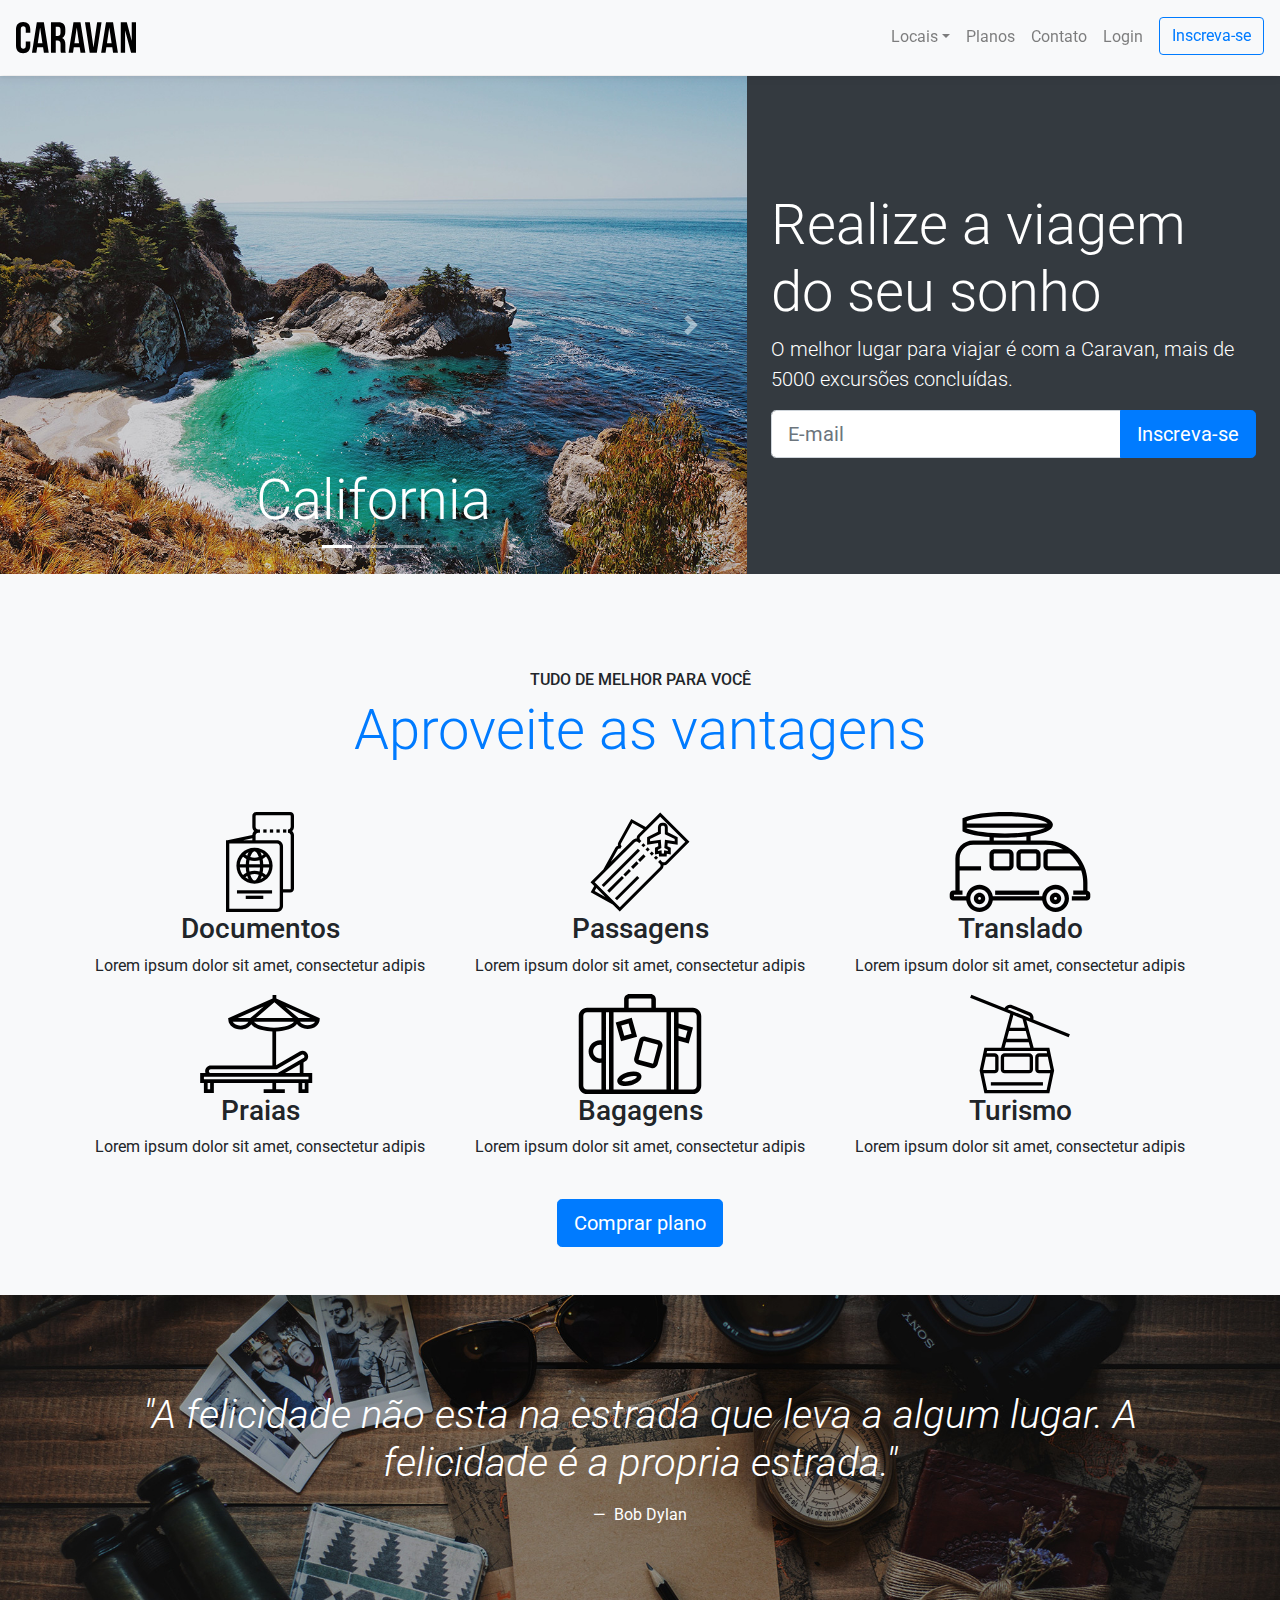
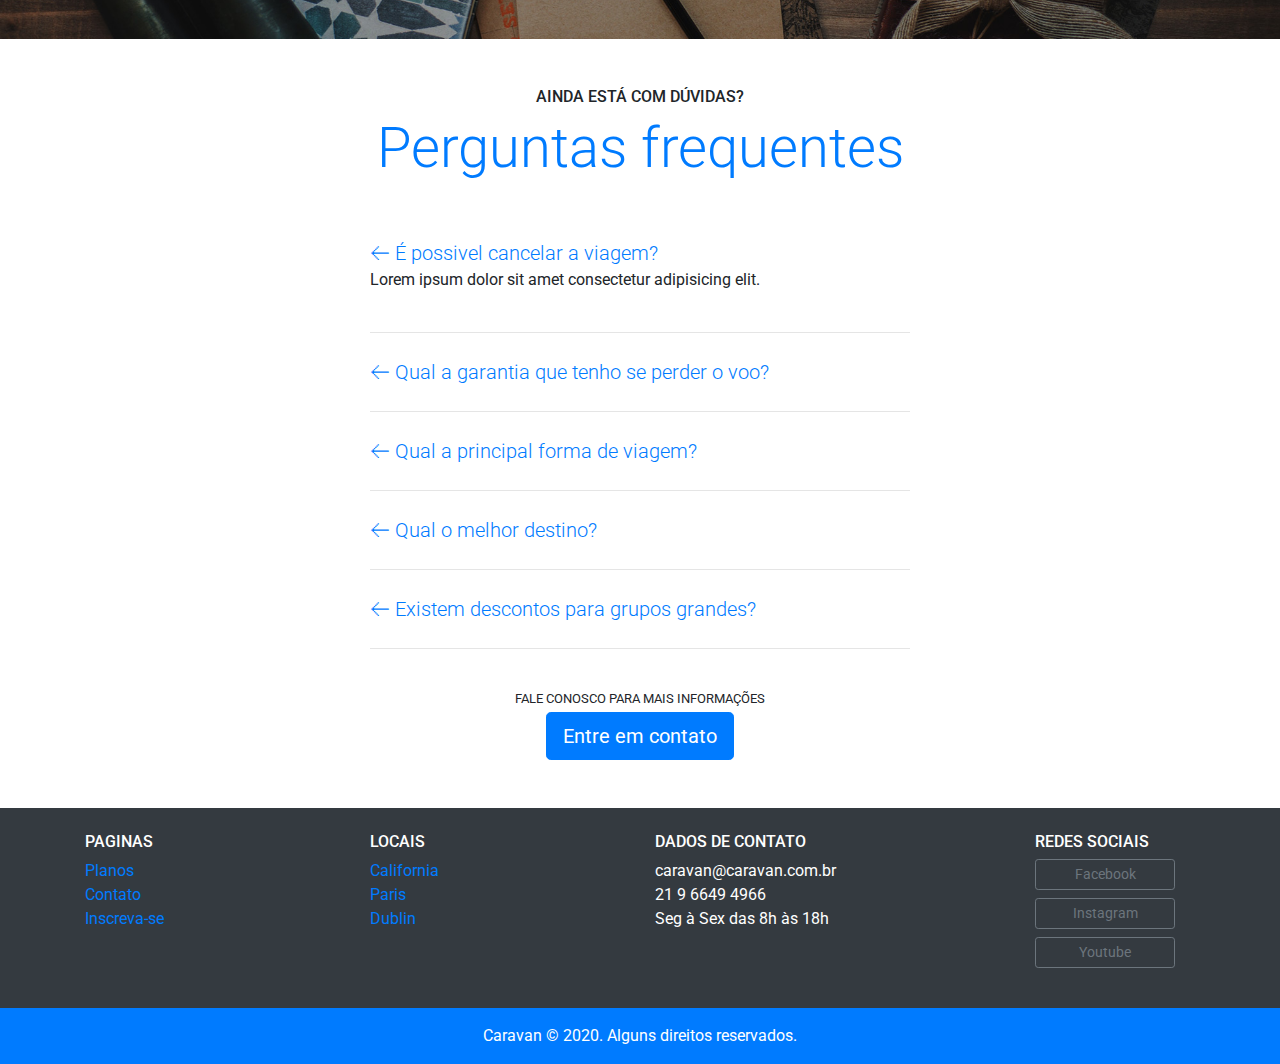
<file: index.html>
<!DOCTYPE html>
<html lang="pt-br">
  <head>
    <title>Caravan | HOME</title>

    <!-- Required meta tags -->
    <meta charset="utf-8"/>
    <meta
      name="viewport"
      content="width=device-width, initial-scale=1, shrink-to-fit=no"/>

    <!-- Bootstrap CSS -->
    <link rel="stylesheet" href="/assets/bootstrap/css/bootstrap.min.css" />
    <link rel="stylesheet" href="/css/custom.css" />
    <link
      href="https://fonts.googleapis.com/css2?family=Roboto:wght@400;500;700&display=swap"
      rel="stylesheet"
    />
  </head>
  <body>
    <nav
      class="navbar navbar-expand-md py-3 box-shadow navbar-light bg-light fixed-top"
    >
      <a href="index.html" class="navbar-brand">
        <img src="/img/caravan.svg" alt="" />
      </a>
      <button
        class="navbar-toggler"
        type="button"
        data-toggle="collapse"
        data-target="#conteudoNavbarSuportado"
        aria-controls="conteudoNavbarSuportado"
        aria-expanded="false"
        aria-label="Alterna navegação"
      >
        <span class="navbar-toggler-icon"></span>
      </button>

      <div class="collapse navbar-collapse" id="conteudoNavbarSuportado">
        <ul class="navbar-nav ml-auto">
          <li class="nav-item dropdown">
            <a
              class="nav-link dropdown-toggle"
              href="#"
              type="button"
              id="dropdownMenuButton"
              data-toggle="dropdown"
              aria-haspopup="true"
              aria-expanded="false"
              >Locais</a
            >
            <div class="dropdown-menu" aria-labelledby="dropdownMenuButton">
              <a href="local.html" class="dropdown-item">California</a>
              <a href="local.html" class="dropdown-item">Paris</a>
              <a href="local.html" class="dropdown-item">Dublin</a>
            </div>
          </li>
          <li class="nav-item">
            <a class="nav-link" href="planos.html">Planos</a>
          </li>
          <li class="nav-item">
            <a class="nav-link" href="contato.html">Contato</a>
          </li>
          <li class="nav-item">
            <a class="nav-link" href="login.html" data-toggle="modal" data-target="#modalLogin">Login</a>
          </li>
          <li class="nav-item">
            <a class="btn btn-outline-primary ml-md-2" href="inscricao.html">
            Inscreva-se
            </a>
          </li>
        </ul>
      </div>
    </nav>

    <!-- Modal -->
    <div class="modal fade" id="modalLogin" tabindex="-1" role="dialog" aria-labelledby="modalLabelLogin" aria-hidden="true">
      <div class="modal-dialog" role="document">
        <div class="modal-content">
          <div class="modal-header">
            <h2 class="modal-title h5" id="modalLogin">Entre na sua conta</h2>
            <button type="button" class="close" data-dismiss="modal" aria-label="Fechar">
              <span aria-hidden="true">&times;</span>
            </button>
          </div>
          <div class="modal-body">
            <form>
              <div class="form-group">
                <label for="loginEmail">E-mail</label>
                <input type="email" class="form-control" id="loginEmail">
              </div>
              <div class="form-group">
                <label for="loginSenha">Senha</label>
                <input type="password" class="form-control" id="loginSenha">
              </div>
              <button type="submit" class="btn btn-primary">Entrar na conta</button>
              <small class="form-text text-muted">Esqueceu a senha? <a href="#">Clique aqui</a></small>
            </form>
          </div>
        </div>
      </div>
    </div>
    <!-- Fim Modal -->

    <section class="container-fluid sec-01">
      <div class="row bg-dark text-white">
          <div class="col-lg-7 p-0">
            <div id="carouselCidades" class="carousel slide" data-ride="carousel">
                <ol class="carousel-indicators">
                  <li data-target="#carouselCidades" data-slide-to="0" class="active"></li>
                  <li data-target="#carouselCidades" data-slide-to="1"></li>
                  <li data-target="#carouselCidades" data-slide-to="2"></li>
                </ol>
                <div class="carousel-inner">
                  <div class="carousel-item active">
                    <img class="d-block w-100" src="img/california.jpg" alt="California">
                    <div class="carousel-caption ">
                        <div class="display-4">
                            California
                        </div>
                      </div>
                  </div>
                  <div class="carousel-item">
                    <img class="d-block w-100" src="img/paris.jpg" alt="Paris">
                    <div class="carousel-caption ">
                        <div class="display-4">
                            Paris
                        </div>
                      </div>
                  </div>
                  <div class="carousel-item">
                    <img class="d-block w-100" src="img/dublin.jpg" alt="Dublin">
                    <div class="carousel-caption ">
                        <div class="display-4">
                            Dublin
                        </div>
                      </div>
                  </div>
                </div>
                <a class="carousel-control-prev" href="#carouselCidades" role="button" data-slide="prev">
                  <span class="carousel-control-prev-icon" aria-hidden="true"></span>
                  <span class="sr-only">Anterior</span>
                </a>
                <a class="carousel-control-next" href="#carouselCidades" role="button" data-slide="next">
                  <span class="carousel-control-next-icon" aria-hidden="true"></span>
                  <span class="sr-only">Próximo</span>
                </a>
              </div>
          </div>
          <div class="col-lg-5 p-4 align-self-center">
              
            <h1 class="display-4">Realize a viagem do seu sonho</h1>
            <p class="lead">O melhor lugar para viajar é com a Caravan, mais de 5000 excursões concluídas.</p>
            <form action="">
                <div class="input-group input-group-lg" style="max-width: 500px;">
                    <input type="text" class="form-control" placeholder="E-mail">
                    <span class="input-group-append">
                        <button class="btn btn-primary" type="button">
                            Inscreva-se
                        </button>
                    </span>
                </div>
            </form>
          </div>
    
    </section>

    <section class="py-5 bg-light text-center sec-02">
        <div class="container">
            <div class="my-5">
            <span class="h6 d-block">TUDO DE MELHOR PARA VOCÊ</span>
            <h2 class="display-4 text-primary">Aproveite as vantagens</h2>
        </div>
        <div class="row">
            <div class="col-xl-4 col-md-6">
                <div class="icon d-flex justify-content-center">
                    <img src="/img/icons/passaporte.svg" alt="">
            </div>
                <h3>Documentos</h3>
                <p>Lorem ipsum dolor sit amet, consectetur adipis</p>
            </div>
            <div class="col-xl-4 col-md-6">
                <div class="icon d-flex justify-content-center">
                    <img src="/img/icons/passagens.svg" alt="">
             </div>
                <h3>Passagens</h3>
                <p>Lorem ipsum dolor sit amet, consectetur adipis</p>
            </div>
                <div class="col-xl-4 col-md-6">
                <div class="icon d-flex justify-content-center">
                    <img src="/img/icons/translado.svg" alt="">
                    </div>
                <h3>Translado</h3>
                <p>Lorem ipsum dolor sit amet, consectetur adipis</p>
                    </div>
                <div class="col-xl-4 col-md-6">
            <div class="icon d-flex justify-content-center">
                <img src="/img/icons/praias.svg" alt="">
            </div>
                <h3>Praias</h3>
                <p>Lorem ipsum dolor sit amet, consectetur adipis</p>
            </div>
            <div class="col-xl-4 col-md-6">
                <div class="icon d-flex justify-content-center">
                    <img src="/img/icons/bagagens.svg" alt="">
            </div>
                <h3>Bagagens</h3>
                <p>Lorem ipsum dolor sit amet, consectetur adipis</p>
            </div>
            <div class="col-xl-4 col-md-6">
                <div class="icon d-flex justify-content-center">
                    <img src="/img/icons/turismo.svg" alt="">
             </div>
                <h3>Turismo</h3>
                <p>Lorem ipsum dolor sit amet, consectetur adipis</p>
            </div>
            
        </div>
        <a href="planos.html" class="btn btn-primary btn-lg mt-4">Comprar plano</a>
        </div>
    </section>
        
    <section id="quote" class="p-md-5">
        <blockquote class="blockquote text-white text-center p-md-5 p-3">
            <p class="display-4 home-quote"> 
                <em>
                "A felicidade não esta na estrada que leva a algum lugar. A felicidade é a propria estrada."
                </em>
            </p>
            <div class="blockquote-footer text-white text-center">
                Bob Dylan
            </div>
        </blockquote>
    </section>

    <section class="container">
      <div class="my-5 text-center">
        <span class="h6 d-block">AINDA ESTÁ COM DÚVIDAS?</span>
        <h2 class="display-4 text-primary">Perguntas frequentes</h2>
    </div>
    <div class="row justify-content-center">
      <div class="col-md-6" id="perguntasFrequentes" data-children=".perguntas">
        <div class="perguntas py-2">
          <a class="lead" data-toggle="collapse"  href="#pergunta1" aria-expanded="true" aria-controls="pergunta1">🡠 É possivel cancelar a viagem?</a>
          <div id="pergunta1" class="collapse show" data-parent="#perguntasFrequentes" role="tabpanel">
          <p>Lorem ipsum dolor sit amet consectetur adipisicing elit.</p>
        </div>
        </div>
        <hr>
        <div class="perguntas py-2">
          <a class="lead" data-toggle="collapse"  href="#pergunta2" aria-expanded="true" aria-controls="pergunta2">🡠 Qual a garantia que tenho se perder o voo?</a>
          <div id="pergunta2" class="collapse" data-parent="#perguntasFrequentes" role="tabpanel" aria->
          <p>Lorem ipsum dolor sit amet consectetur adipisicing elit.</p>
        </div>
        </div>
        <hr>
        <div class="perguntas py-2">
          <a class="lead" data-toggle="collapse"  href="#pergunta3" aria-expanded="true" aria-controls="pergunta3">🡠 Qual a principal forma de viagem?</a>
          <div id="pergunta3" class="collapse " data-parent="#perguntasFrequentes" role="tabpanel" aria->
          <p>Lorem ipsum dolor sit amet consectetur adipisicing elit.</p>
        </div>
        </div>
        <hr>
        <div class="perguntas py-2">
          <a class="lead" data-toggle="collapse"  href="#pergunta4" aria-expanded="true" aria-controls="pergunta4">🡠 Qual o melhor destino?</a>
          <div id="pergunta4" class="collapse " data-parent="#perguntasFrequentes" role="tabpanel" aria->
          <p>Lorem ipsum dolor sit amet consectetur adipisicing elit.</p>
        </div>
        </div>
        <hr>
        <div class="perguntas py-2">
          <a class="lead" data-toggle="collapse"  href="#pergunta5" aria-expanded="true" aria-controls="pergunta5">🡠 Existem descontos para grupos grandes?</a>
          <div id="pergunta5" class="collapse " data-parent="#perguntasFrequentes" role="tabpanel" aria->
          <p>Lorem ipsum dolor sit amet consectetur adipisicing elit.</p>
        </div>
        </div>
        <hr>
      </div>
    </div>
    <div class="text-center my-4">
      <p class="small m-1">FALE CONOSCO PARA MAIS INFORMAÇÕES</p>
      <a class="btn btn-primary btn-lg" href="contato.html">Entre em contato</a>
    </div>
    </section>

    <footer class="bg-dark text-white mt-5">
      <div class="container py-4">
        <div class="row">
          <div class="col-md-3 col-6">
            <h4 class="h6">PAGINAS</h4>
            <ul class="list-unstyled">
              <li><a href="">Planos</a></li>
              <li><a href="">Contato</a></li>
              <li><a href="">Inscreva-se</a></li>
            </ul>
          </div>
            <div class="col-md-3 col-6">
              <h4 class="h6">LOCAIS</h4>
              <ul class="list-unstyled">
                <li><a href="">California</a></li>
                <li><a href="">Paris</a></li>
                <li><a href="">Dublin</a></li>
              </ul>
          </div>
          <div class="col-md-4">
            <h4 class="h6">DADOS DE CONTATO</h4>
            <ul class="list-unstyled">
              <li>caravan@caravan.com.br</li>
              <li>21 9 6649 4966</li>
              <li>Seg à Sex das 8h às 18h</li>
            </ul>
          </div>
          <div class="col-md-2">
            <h4 class="h6">REDES SOCIAIS</h4>
            <ul class="list-unstyled">
              <li><a class="btn btn-sm btn-outline-secondary btn-block mb-2" style="max-width: 140px;" href="#">Facebook</a></li>
              <li><a class="btn btn-sm btn-outline-secondary btn-block mb-2" style="max-width: 140px;" href="#">Instagram</a></li>
              <li><a class="btn btn-sm btn-outline-secondary btn-block mb-2" style="max-width: 140px;" href="#">Youtube</a></li>
            </ul>
          </div>
        </div>
      </div>
      <div class="bg-primary text-center py-3">
        <p class="mb-0">Caravan © 2020. Alguns direitos reservados.</p>
      </div>
    </footer>

    <!-- Optional JavaScript -->
    <!-- jQuery first, then Popper.js, then Bootstrap JS -->
    <script src="/assets/jquery/jquery.min.js"></script>
    <script src="/assets/popper/popper.min.js"></script>
    <script src="/assets/bootstrap/js/bootstrap.min.js"></script>
  </body>
</html>
</file>
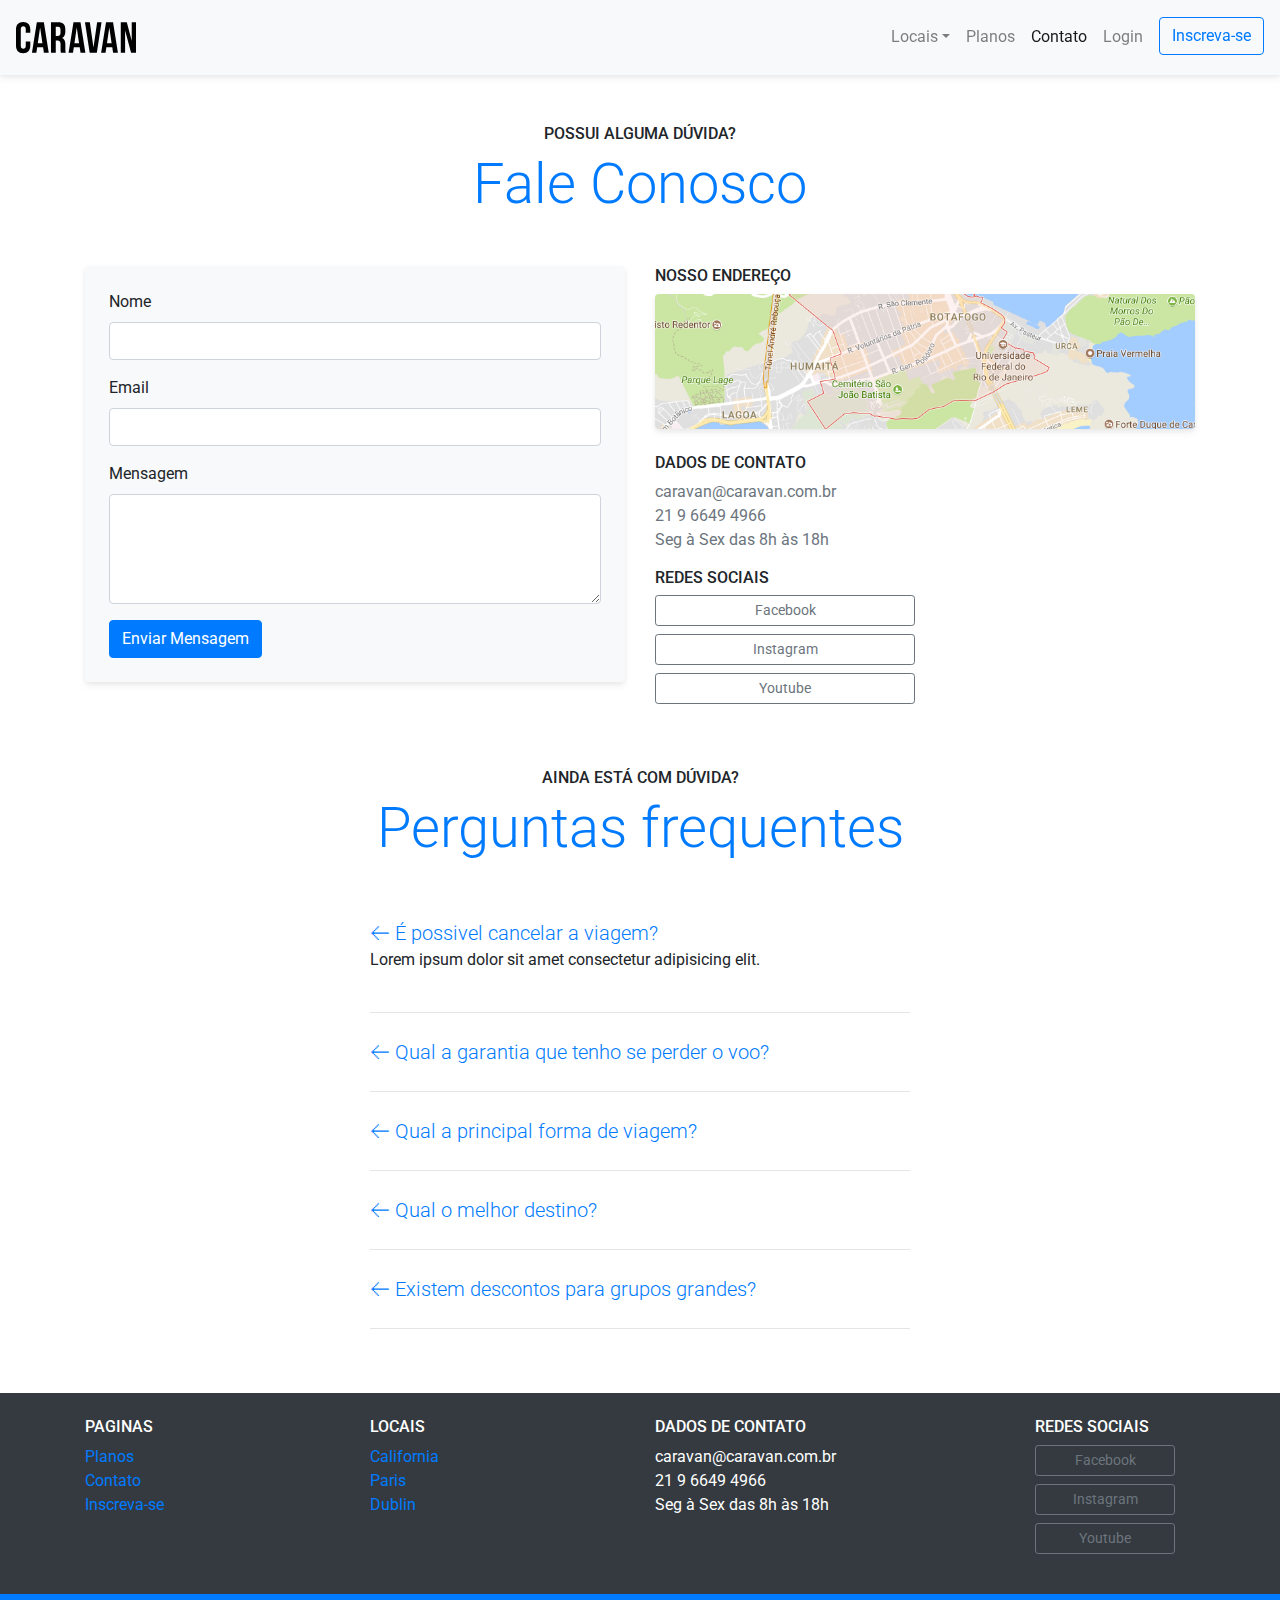
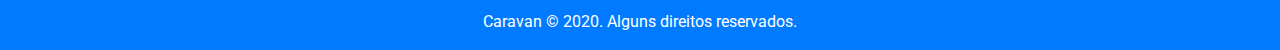
<file: contato.html>
<!DOCTYPE html>
<html lang="pt-br">
  <head>
    <title>Caravan | CONTATO</title>

    <!-- Required meta tags -->
    <meta charset="utf-8"/>
    <meta
      name="viewport"
      content="width=device-width, initial-scale=1, shrink-to-fit=no"/>

    <!-- Bootstrap CSS -->
    <link rel="stylesheet" href="/assets/bootstrap/css/bootstrap.min.css" />
    <link rel="stylesheet" href="/css/custom.css" />
    <link
      href="https://fonts.googleapis.com/css2?family=Roboto:wght@400;500;700&display=swap"
      rel="stylesheet"
    />
  </head>
  <body>
    <nav
      class="navbar navbar-expand-md py-3 box-shadow navbar-light bg-light fixed-top"
    >
      <a href="index.html" class="navbar-brand">
        <img src="/img/caravan.svg" alt="" />
      </a>
      <button
        class="navbar-toggler"
        type="button"
        data-toggle="collapse"
        data-target="#conteudoNavbarSuportado"
        aria-controls="conteudoNavbarSuportado"
        aria-expanded="false"
        aria-label="Alterna navegação"
      >
        <span class="navbar-toggler-icon"></span>
      </button>

      <div class="collapse navbar-collapse" id="conteudoNavbarSuportado">
        <ul class="navbar-nav ml-auto">
          <li class="nav-item dropdown">
            <a
              class="nav-link dropdown-toggle"
              href="#"
              type="button"
              id="dropdownMenuButton"
              data-toggle="dropdown"
              aria-haspopup="true"
              aria-expanded="false"
              >Locais</a
            >
            <div class="dropdown-menu" aria-labelledby="dropdownMenuButton">
              <a href="local.html" class="dropdown-item">California</a>
              <a href="local.html" class="dropdown-item">Paris</a>
              <a href="local.html" class="dropdown-item">Dublin</a>
            </div>
          </li>
          <li class="nav-item">
            <a class="nav-link" href="planos.html">Planos</a>
          </li>
          <li class="nav-item active">
            <a class="nav-link" href="contato.html">Contato</a>
          </li>
          <li class="nav-item">
            <a class="nav-link" href="login.html" data-toggle="modal" data-target="#modalLogin">Login</a>
          </li>
          <li class="nav-item">
            <a class="btn btn-outline-primary ml-md-2" href="inscricao.html">
            Inscreva-se
            </a>
          </li>
        </ul>
      </div>
    </nav>

    <!-- Modal -->
    <div class="modal fade" id="modalLogin" tabindex="-1" role="dialog" aria-labelledby="modalLabelLogin" aria-hidden="true">
      <div class="modal-dialog" role="document">
        <div class="modal-content">
          <div class="modal-header">
            <h2 class="modal-title h5" id="modalLogin">Entre na sua conta</h2>
            <button type="button" class="close" data-dismiss="modal" aria-label="Fechar">
              <span aria-hidden="true">&times;</span>
            </button>
          </div>
          <div class="modal-body">
            <form>
              <div class="form-group">
                <label for="loginEmail">E-mail</label>
                <input type="email" class="form-control" id="loginEmail">
              </div>
              <div class="form-group">
                <label for="loginSenha">Senha</label>
                <input type="password" class="form-control" id="loginSenha">
              </div>
              <button type="submit" class="btn btn-primary">Entrar na conta</button>
              <small class="form-text text-muted">Esqueceu a senha? <a href="#">Clique aqui</a></small>
            </form>
          </div>
        </div>
      </div>
    </div>
    <!-- Fim Modal -->

    <section class="container">
      <div class="my-5 text-center">
        <span class="h6 d-block">POSSUI ALGUMA DÚVIDA?</span>
        <h1 class="display-4 text-primary">Fale Conosco</h1>
      </div>
      <div class="row">
        <div class="col-lg">
          <form class="bg-light rounded p-4 box-shadow">
            <div class="form-group">
              <label for="clienteNome">Nome</label>
              <input type="text" class="form-control" id="clienteEmail">
            </div>
            <div class="form-group">
              <label for="clienteEmail">Email</label>
              <input type="email" class="form-control" id="clienteEmail">
            </div>
            <div class="form-group">
              <label for="clienteMensagem">Mensagem</label>
              <textarea class="form-control" id="clienteMensagem" rows="4"></textarea>
            </div>
            <button type="submit" class="btn btn-primary">Enviar Mensagem</button>
          </form>
        </div>
        <div class="col-lg">
          <h2 class="h6">NOSSO ENDEREÇO</h2>
          <a href="#"><img class="img-fluid box-shadow rounded mb-4" src="/img/mapa.png" alt="Mapa do Endereço"></a>
          <h2 class="h6">DADOS DE CONTATO</h2>
            <ul class="list-unstyled text-secondary">
              <li>caravan@caravan.com.br</li>
              <li>21 9 6649 4966</li>
              <li>Seg à Sex das 8h às 18h</li>
            </ul>
            <h2 class="h6">REDES SOCIAIS</h2>
            <ul class="list-unstyled">
              <li><a class="btn btn-sm btn-outline-secondary btn-block mb-2" style="max-width: 260px;" href="#">Facebook</a></li>
              <li><a class="btn btn-sm btn-outline-secondary btn-block mb-2" style="max-width: 260px;" href="#">Instagram</a></li>
              <li><a class="btn btn-sm btn-outline-secondary btn-block mb-2" style="max-width: 260px;" href="#">Youtube</a></li>
            </ul>
      </div>
    </section>

    <section class="container">
      <div class="my-5 text-center">
        <span class="h6 d-block">AINDA ESTÁ COM DÚVIDA?</span>
        <h2 class="display-4 text-primary">Perguntas frequentes</h2>
    </div>
    <div class="row justify-content-center">
      <div class="col-md-6" id="perguntasFrequentes" data-children=".perguntas">
        <div class="perguntas py-2">
          <a class="lead" data-toggle="collapse"  href="#pergunta1" aria-expanded="true" aria-controls="pergunta1">🡠 É possivel cancelar a viagem?</a>
          <div id="pergunta1" class="collapse show" data-parent="#perguntasFrequentes" role="tabpanel">
          <p>Lorem ipsum dolor sit amet consectetur adipisicing elit.</p>
        </div>
        </div>
        <hr>
        <div class="perguntas py-2">
          <a class="lead" data-toggle="collapse"  href="#pergunta2" aria-expanded="true" aria-controls="pergunta2">🡠 Qual a garantia que tenho se perder o voo?</a>
          <div id="pergunta2" class="collapse" data-parent="#perguntasFrequentes" role="tabpanel" aria->
          <p>Lorem ipsum dolor sit amet consectetur adipisicing elit.</p>
        </div>
        </div>
        <hr>
        <div class="perguntas py-2">
          <a class="lead" data-toggle="collapse"  href="#pergunta3" aria-expanded="true" aria-controls="pergunta3">🡠 Qual a principal forma de viagem?</a>
          <div id="pergunta3" class="collapse " data-parent="#perguntasFrequentes" role="tabpanel" aria->
          <p>Lorem ipsum dolor sit amet consectetur adipisicing elit.</p>
        </div>
        </div>
        <hr>
        <div class="perguntas py-2">
          <a class="lead" data-toggle="collapse"  href="#pergunta4" aria-expanded="true" aria-controls="pergunta4">🡠 Qual o melhor destino?</a>
          <div id="pergunta4" class="collapse " data-parent="#perguntasFrequentes" role="tabpanel" aria->
          <p>Lorem ipsum dolor sit amet consectetur adipisicing elit.</p>
        </div>
        </div>
        <hr>
        <div class="perguntas py-2">
          <a class="lead" data-toggle="collapse"  href="#pergunta5" aria-expanded="true" aria-controls="pergunta5">🡠 Existem descontos para grupos grandes?</a>
          <div id="pergunta5" class="collapse " data-parent="#perguntasFrequentes" role="tabpanel" aria->
          <p>Lorem ipsum dolor sit amet consectetur adipisicing elit.</p>
        </div>
        </div>
        <hr>
      </div>
    </div>
    
    </section>

    <footer class="bg-dark text-white mt-5">
      <div class="container py-4">
        <div class="row">
          <div class="col-md-3 col-6">
            <h4 class="h6">PAGINAS</h4>
            <ul class="list-unstyled">
              <li><a href="">Planos</a></li>
              <li><a href="">Contato</a></li>
              <li><a href="">Inscreva-se</a></li>
            </ul>
          </div>
            <div class="col-md-3 col-6">
              <h4 class="h6">LOCAIS</h4>
              <ul class="list-unstyled">
                <li><a href="">California</a></li>
                <li><a href="">Paris</a></li>
                <li><a href="">Dublin</a></li>
              </ul>
          </div>
          <div class="col-md-4">
            <h4 class="h6">DADOS DE CONTATO</h4>
            <ul class="list-unstyled">
              <li>caravan@caravan.com.br</li>
              <li>21 9 6649 4966</li>
              <li>Seg à Sex das 8h às 18h</li>
            </ul>
          </div>
          <div class="col-md-2">
            <h4 class="h6">REDES SOCIAIS</h4>
            <ul class="list-unstyled">
              <li><a class="btn btn-sm btn-outline-secondary btn-block mb-2" style="max-width: 140px;" href="#">Facebook</a></li>
              <li><a class="btn btn-sm btn-outline-secondary btn-block mb-2" style="max-width: 140px;" href="#">Instagram</a></li>
              <li><a class="btn btn-sm btn-outline-secondary btn-block mb-2" style="max-width: 140px;" href="#">Youtube</a></li>
            </ul>
          </div>
        </div>
      </div>
      <div class="bg-primary text-center py-3">
        <p class="mb-0">Caravan © 2020. Alguns direitos reservados.</p>
      </div>
    </footer>

    <!-- Optional JavaScript -->
    <!-- jQuery first, then Popper.js, then Bootstrap JS -->
    <script src="/assets/jquery/jquery.min.js"></script>
    <script src="/assets/popper/popper.min.js"></script>
    <script src="/assets/bootstrap/js/bootstrap.min.js"></script>
  </body>
</html>
</file>
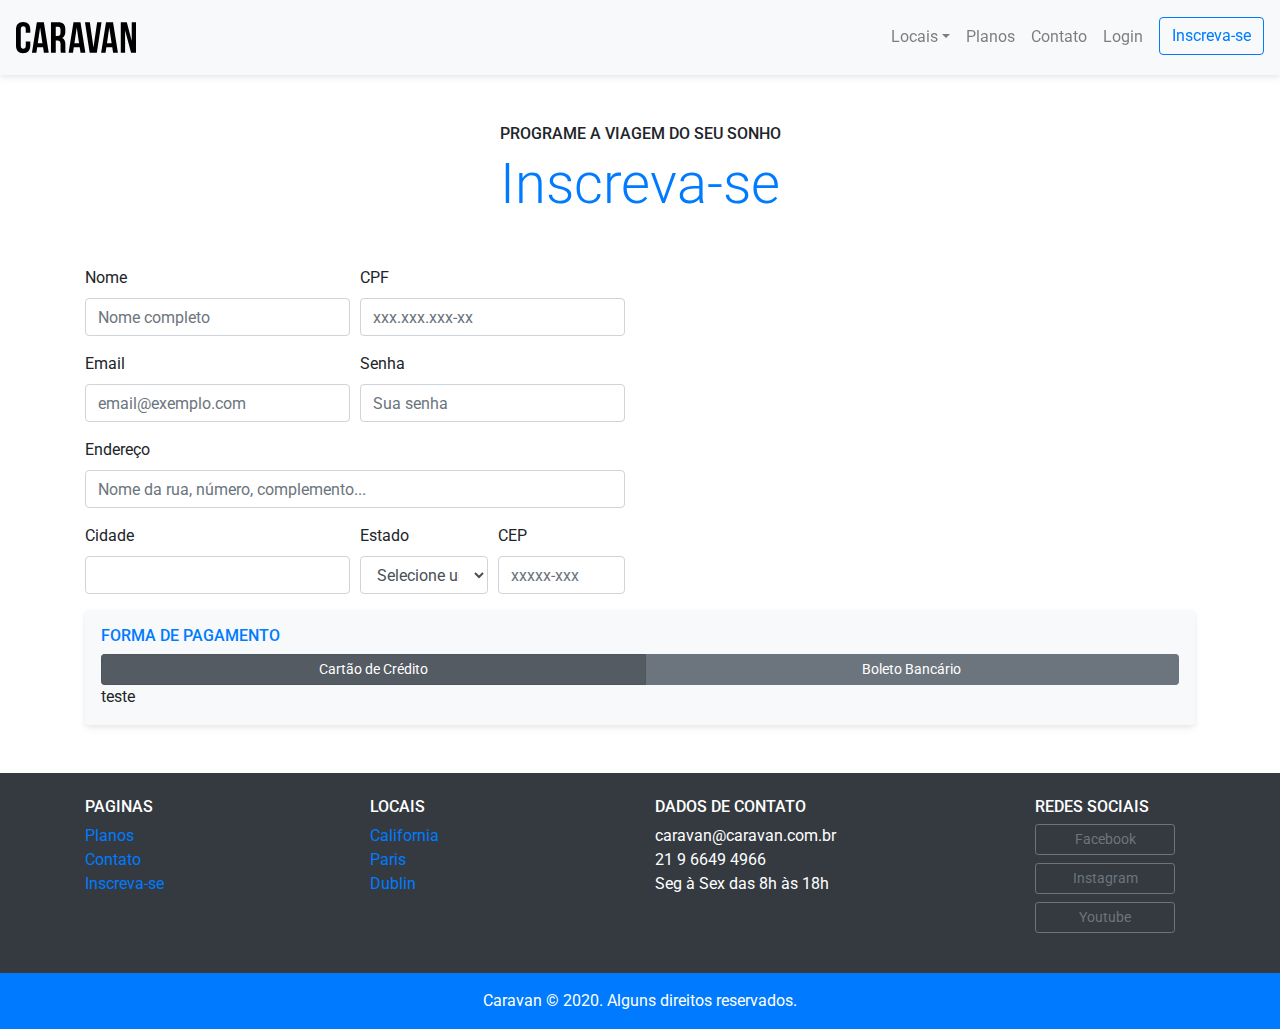
<file: inscricao.html>
<!DOCTYPE html>
<html lang="pt-br">

<head>
  <title>Caravan | INSCRIÇÃO</title>

  <!-- Required meta tags -->
  <meta charset="utf-8" />
  <meta name="viewport" content="width=device-width, initial-scale=1, shrink-to-fit=no" />

  <!-- Bootstrap CSS -->
  <link rel="stylesheet" href="/assets/bootstrap/css/bootstrap.min.css" />
  <link rel="stylesheet" href="/css/custom.css" />
  <link href="https://fonts.googleapis.com/css2?family=Roboto:wght@400;500;700&display=swap" rel="stylesheet" />
</head>

<body>
  <nav class="navbar navbar-expand-md py-3 box-shadow navbar-light bg-light fixed-top">
    <a href="index.html" class="navbar-brand">
      <img src="/img/caravan.svg" alt="" />
    </a>
    <button class="navbar-toggler" type="button" data-toggle="collapse" data-target="#conteudoNavbarSuportado"
      aria-controls="conteudoNavbarSuportado" aria-expanded="false" aria-label="Alterna navegação">
      <span class="navbar-toggler-icon"></span>
    </button>

    <div class="collapse navbar-collapse" id="conteudoNavbarSuportado">
      <ul class="navbar-nav ml-auto">
        <li class="nav-item dropdown">
          <a class="nav-link dropdown-toggle" href="#" type="button" id="dropdownMenuButton" data-toggle="dropdown"
            aria-haspopup="true" aria-expanded="false">Locais</a>
          <div class="dropdown-menu" aria-labelledby="dropdownMenuButton">
            <a href="local.html" class="dropdown-item">California</a>
            <a href="local.html" class="dropdown-item">Paris</a>
            <a href="local.html" class="dropdown-item">Dublin</a>
          </div>
        </li>
        <li class="nav-item">
          <a class="nav-link" href="planos.html">Planos</a>
        </li>
        <li class="nav-item">
          <a class="nav-link" href="contato.html">Contato</a>
        </li>
        <li class="nav-item">
          <a class="nav-link" href="login.html" data-toggle="modal" data-target="#modalLogin">Login</a>
        </li>
        <li class="nav-item">
          <a class="btn btn-outline-primary ml-md-2" href="inscricao.html">
            Inscreva-se
          </a>
        </li>
      </ul>
    </div>
  </nav>

  <!-- Modal -->
  <div class="modal fade" id="modalLogin" tabindex="-1" role="dialog" aria-labelledby="modalLabelLogin"
    aria-hidden="true">
    <div class="modal-dialog" role="document">
      <div class="modal-content">
        <div class="modal-header">
          <h2 class="modal-title h5" id="modalLogin">Entre na sua conta</h2>
          <button type="button" class="close" data-dismiss="modal" aria-label="Fechar">
            <span aria-hidden="true">&times;</span>
          </button>
        </div>
        <div class="modal-body">
          <form>
            <div class="form-group">
              <label for="loginEmail">E-mail</label>
              <input type="email" class="form-control" id="loginEmail">
            </div>
            <div class="form-group">
              <label for="loginSenha">Senha</label>
              <input type="password" class="form-control" id="loginSenha">
            </div>
            <button type="submit" class="btn btn-primary">Entrar na conta</button>
            <small class="form-text text-muted">Esqueceu a senha? <a href="#">Clique aqui</a></small>
          </form>
        </div>
      </div>
    </div>
  </div>
  <!-- Fim Modal -->

  <section class="container">
    <div class="my-5 text-center">
      <span class="h6 d-block">PROGRAME A VIAGEM DO SEU SONHO</span>
      <h1 class="display-4 text-primary">Inscreva-se</h1>
    </div>
    <div class="row">
      <form class="col-lg-6">
        <div class="form-row">
          <div class="form-group col-md-6">
            <label for="inputNome">Nome</label>
            <input type="text" class="form-control " id="inputNome" placeholder="Nome completo">
          </div>
          <div class="form-group col-md-6">
            <label for="inputCPF">CPF</label>
            <input type="text" class="form-control " id="inputCPF" placeholder="xxx.xxx.xxx-xx">
          </div>
          <div class="form-group col-md-6">
            <label for="inputEmail">Email</label>
            <input type="email" class="form-control " id="inputCPF" placeholder="email@exemplo.com">
          </div>
          <div class="form-group col-md-6">
            <label for="inputSenha">Senha</label>
            <input type="password" class="form-control " id="inputSenha" placeholder="Sua senha">
          </div>
          <div class="form-group col-12">
            <label for="inputEndereco">Endereço</label>
            <input type="text" class="form-control " id="inputEndereco"
              placeholder="Nome da rua, número, complemento...">
          </div>
          <div class="form-group col-md-6">
            <label for="inputCidade">Cidade</label>
            <input type="text" class="form-control " id="inputCidade">
          </div>
          <div class="form-group col-md-3 col-6">
            <label for="inputEstado">Estado</label>
            <select class="form-control " id="inputEstado">
              <option>Selecione um Estado</option>
              <option>Paraná</option>
              <option>Rio de Janeiro</option>
              <option>São Paulo</option>
              <option>Santa Catarina</option>
              <option>Rio Grande do Sul</option>
            </select>
          </div>
          <div class="form-group col-md-3 col-6">
            <label for="inputCEP">CEP</label>
            <input type="text" class="form-control " id="inputCEP" placeholder="xxxxx-xxx">
          </div>
        </div>
    </div>
    <div class="bg-light rounded box-shadow p-3 form-group">
      <h2 class="h6 text-primary">
        FORMA DE PAGAMENTO 
      </h2>
      <nav class="nav btn-group" role="tablist" id="formaPagamento">
        <button type="button" class="btn btn-secondary active btn-sm" id="nav-cartao" data-toggle="tab" href="#nav-cartao" role="tab" aria-controls="nav-cartao" aria-selected="true">Cartão de Crédito</button>
        <button type="button" class="btn btn-secondary btn-sm" id="nav-boleto" data-toggle="tab" href="#nav-boleto" role="tab" aria-controls="nav-boleto" aria-selected="true">Boleto Bancário</button>
      </nav>
      <div class="tab-content "id="formaPagamentoConteudo">
        <div class="tab-pane fade show active" id="nav-cartao" role="tabpanel" aria-labelledby="nav-cartao">
          teste
        </div>
        <div class="tab-pane fade" id="nav-boleto" role="tabpanel" aria-labelledby="nav-boleto">
          teste2
        </div>
      </div>
    </div>
    </form>
    </div>
  </section>

  <footer class="bg-dark text-white mt-5">
    <div class="container py-4">
      <div class="row">
        <div class="col-md-3 col-6">
          <h4 class="h6">PAGINAS</h4>
          <ul class="list-unstyled">
            <li><a href="">Planos</a></li>
            <li><a href="">Contato</a></li>
            <li><a href="">Inscreva-se</a></li>
          </ul>
        </div>
        <div class="col-md-3 col-6">
          <h4 class="h6">LOCAIS</h4>
          <ul class="list-unstyled">
            <li><a href="">California</a></li>
            <li><a href="">Paris</a></li>
            <li><a href="">Dublin</a></li>
          </ul>
        </div>
        <div class="col-md-4">
          <h4 class="h6">DADOS DE CONTATO</h4>
          <ul class="list-unstyled">
            <li>caravan@caravan.com.br</li>
            <li>21 9 6649 4966</li>
            <li>Seg à Sex das 8h às 18h</li>
          </ul>
        </div>
        <div class="col-md-2">
          <h4 class="h6">REDES SOCIAIS</h4>
          <ul class="list-unstyled">
            <li><a class="btn btn-sm btn-outline-secondary btn-block mb-2" style="max-width: 140px;"
                href="#">Facebook</a></li>
            <li><a class="btn btn-sm btn-outline-secondary btn-block mb-2" style="max-width: 140px;"
                href="#">Instagram</a></li>
            <li><a class="btn btn-sm btn-outline-secondary btn-block mb-2" style="max-width: 140px;"
                href="#">Youtube</a></li>
          </ul>
        </div>
      </div>
    </div>
    <div class="bg-primary text-center py-3">
      <p class="mb-0">Caravan © 2020. Alguns direitos reservados.</p>
    </div>
  </footer>

  <!-- Optional JavaScript -->
  <!-- jQuery first, then Popper.js, then Bootstrap JS -->
  <script src="/assets/jquery/jquery.min.js"></script>
  <script src="/assets/popper/popper.min.js"></script>
  <script src="/assets/bootstrap/js/bootstrap.min.js"></script>
</body>

</html>
</file>
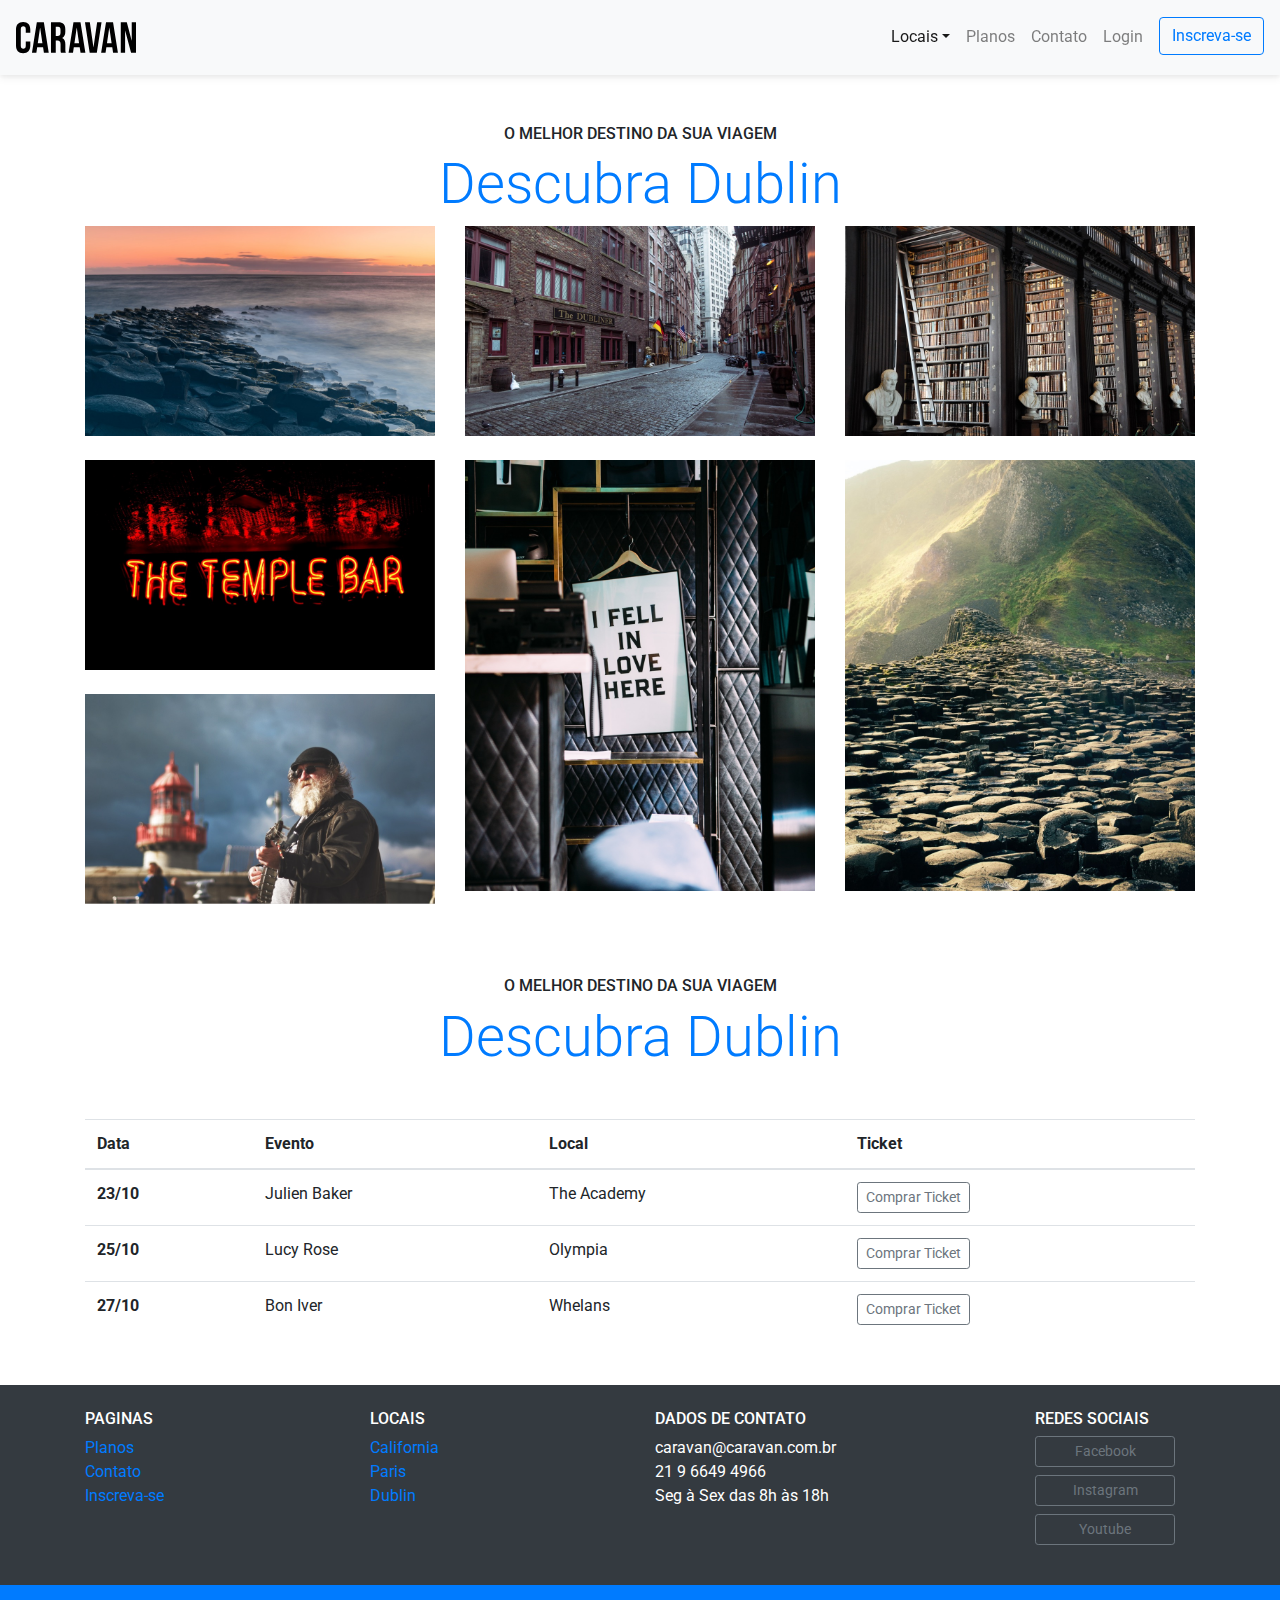
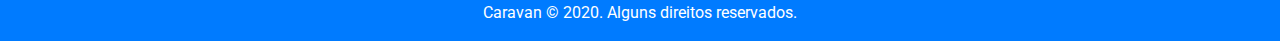
<file: local.html>
<!DOCTYPE html>
<html lang="pt-br">

<head>
  <title>Caravan | LOCAIS</title>

  <!-- Required meta tags -->
  <meta charset="utf-8" />
  <meta name="viewport" content="width=device-width, initial-scale=1, shrink-to-fit=no" />

  <!-- Bootstrap CSS -->
  <link rel="stylesheet" href="/assets/bootstrap/css/bootstrap.min.css" />
  <link rel="stylesheet" href="/css/custom.css" />
  <link href="https://fonts.googleapis.com/css2?family=Roboto:wght@400;500;700&display=swap" rel="stylesheet" />
</head>

<body>
  <nav class="navbar navbar-expand-md py-3 box-shadow navbar-light bg-light fixed-top">
    <a href="index.html" class="navbar-brand">
      <img src="/img/caravan.svg" alt="" />
    </a>
    <button class="navbar-toggler" type="button" data-toggle="collapse" data-target="#conteudoNavbarSuportado"
      aria-controls="conteudoNavbarSuportado" aria-expanded="false" aria-label="Alterna navegação">
      <span class="navbar-toggler-icon"></span>
    </button>

    <div class="collapse navbar-collapse" id="conteudoNavbarSuportado">
      <ul class="navbar-nav ml-auto">
        <li class="nav-item dropdown">
          <a class="nav-link dropdown-toggle active" href="#" type="button" id="dropdownMenuButton"
            data-toggle="dropdown" aria-haspopup="true" aria-expanded="false">Locais</a>
          <div class="dropdown-menu" aria-labelledby="dropdownMenuButton">
            <a href="local.html" class="dropdown-item">California</a>
            <a href="local.html" class="dropdown-item">Paris</a>
            <a href="local.html" class="dropdown-item">Dublin</a>
          </div>
        </li>
        <li class="nav-item">
          <a class="nav-link" href="planos.html">Planos</a>
        </li>
        <li class="nav-item">
          <a class="nav-link" href="contato.html">Contato</a>
        </li>
        <li class="nav-item">
          <a class="nav-link" href="login.html" data-toggle="modal" data-target="#modalLogin">Login</a>
        </li>
        <li class="nav-item">
          <a class="btn btn-outline-primary ml-md-2" href="inscricao.html">
            Inscreva-se
          </a>
        </li>
      </ul>
    </div>
  </nav>

  <!-- Modal -->
  <div class="modal fade" id="modalLogin" tabindex="-1" role="dialog" aria-labelledby="modalLabelLogin"
    aria-hidden="true">
    <div class="modal-dialog" role="document">
      <div class="modal-content">
        <div class="modal-header">
          <h2 class="modal-title h5" id="modalLogin">Entre na sua conta</h2>
          <button type="button" class="close" data-dismiss="modal" aria-label="Fechar">
            <span aria-hidden="true">&times;</span>
          </button>
        </div>
        <div class="modal-body">
          <form>
            <div class="form-group">
              <label for="loginEmail">E-mail</label>
              <input type="email" class="form-control" id="loginEmail">
            </div>
            <div class="form-group">
              <label for="loginSenha">Senha</label>
              <input type="password" class="form-control" id="loginSenha">
            </div>
            <button type="submit" class="btn btn-primary">Entrar na conta</button>
            <small class="form-text text-muted">Esqueceu a senha? <a href="#">Clique aqui</a></small>
          </form>
        </div>
      </div>
    </div>
  </div>
  <!-- Fim Modal -->



  <section class=" container sec-02">

    <div class="text-center my-5">
      <span class="h6 d-block">O MELHOR DESTINO DA SUA VIAGEM</span>
      <h1 class="display-4 text-primary">Descubra Dublin</h1>
      <div class="row">
        <div class="col-md">
          <img class="img-fluid mb-4" src="/img/local/foto-1.jpg" alt="Foto 1">
          <img class="img-fluid mb-4" src="/img/local/foto-2.jpg" alt="Foto 2">
          <img class="img-fluid mb-4" src="/img/local/foto-3.jpg" alt="Foto 3">

        </div>
        <div class="col-md">
          <img class="img-fluid mb-4" src="/img/local/foto-4.jpg" alt="Foto 1">
          <img class="img-fluid mb-4" src="/img/local/foto-5.jpg" alt="Foto 2">

        </div>
        <div class="col-md">
          <img class="img-fluid mb-4" src="/img/local/foto-6.jpg" alt="Foto 1">
          <img class="img-fluid mb-4" src="/img/local/foto-7.jpg" alt="Foto 2">
        </div>
      </div>
  </section>

  <section class="container">
    <div class="text-center my-5">
      <span class="h6 d-block">O MELHOR DESTINO DA SUA VIAGEM</span>
      <h1 class="display-4 text-primary">Descubra Dublin</h1>
    </div>
    <table class="table table-hover table-responsive-md">
      <thead>
        <tr>
          <th scope="col">Data</th>
          <th scope="col">Evento</th>
          <th scope="col">Local</th>
          <th scope="col">Ticket</th>
        </tr>
      </thead>
      <tbody>
        <tr>
          <th scope="row">23/10</th>
          <td>Julien Baker</td>
          <td>The Academy</td>
          <td><a href="#" class="btn btn-outline-secondary btn-sm">Comprar Ticket</a></td>
        </tr>
        <tr>
          <th scope="row">25/10</th>
          <td>Lucy Rose</td>
          <td>Olympia</td>
          <td><a href="#" class="btn btn-outline-secondary btn-sm">Comprar Ticket</a></td>
        </tr>
        <tr>
          <th scope="row">27/10</th>
          <td>Bon Iver</td>
          <td>Whelans</td>
          <td><a href="#" class="btn btn-outline-secondary btn-sm">Comprar Ticket</a></td>
        </tr>
      </tbody>
    </table>
  </section>


  <footer class="bg-dark text-white mt-5">
    <div class="container py-4">
      <div class="row">
        <div class="col-md-3 col-6">
          <h4 class="h6">PAGINAS</h4>
          <ul class="list-unstyled">
            <li><a href="">Planos</a></li>
            <li><a href="">Contato</a></li>
            <li><a href="">Inscreva-se</a></li>
          </ul>
        </div>
        <div class="col-md-3 col-6">
          <h4 class="h6">LOCAIS</h4>
          <ul class="list-unstyled">
            <li><a href="">California</a></li>
            <li><a href="">Paris</a></li>
            <li><a href="">Dublin</a></li>
          </ul>
        </div>
        <div class="col-md-4">
          <h4 class="h6">DADOS DE CONTATO</h4>
          <ul class="list-unstyled">
            <li>caravan@caravan.com.br</li>
            <li>21 9 6649 4966</li>
            <li>Seg à Sex das 8h às 18h</li>
          </ul>
        </div>
        <div class="col-md-2">
          <h4 class="h6">REDES SOCIAIS</h4>
          <ul class="list-unstyled">
            <li><a class="btn btn-sm btn-outline-secondary btn-block mb-2" style="max-width: 140px;"
                href="#">Facebook</a></li>
            <li><a class="btn btn-sm btn-outline-secondary btn-block mb-2" style="max-width: 140px;"
                href="#">Instagram</a></li>
            <li><a class="btn btn-sm btn-outline-secondary btn-block mb-2" style="max-width: 140px;"
                href="#">Youtube</a></li>
          </ul>
        </div>
      </div>
    </div>
    <div class="bg-primary text-center py-3">
      <p class="mb-0">Caravan © 2020. Alguns direitos reservados.</p>
    </div>
  </footer>

  <!-- Optional JavaScript -->
  <!-- jQuery first, then Popper.js, then Bootstrap JS -->
  <script src="/assets/jquery/jquery.min.js"></script>
  <script src="/assets/popper/popper.min.js"></script>
  <script src="/assets/bootstrap/js/bootstrap.min.js"></script>
</body>

</html>
</file>
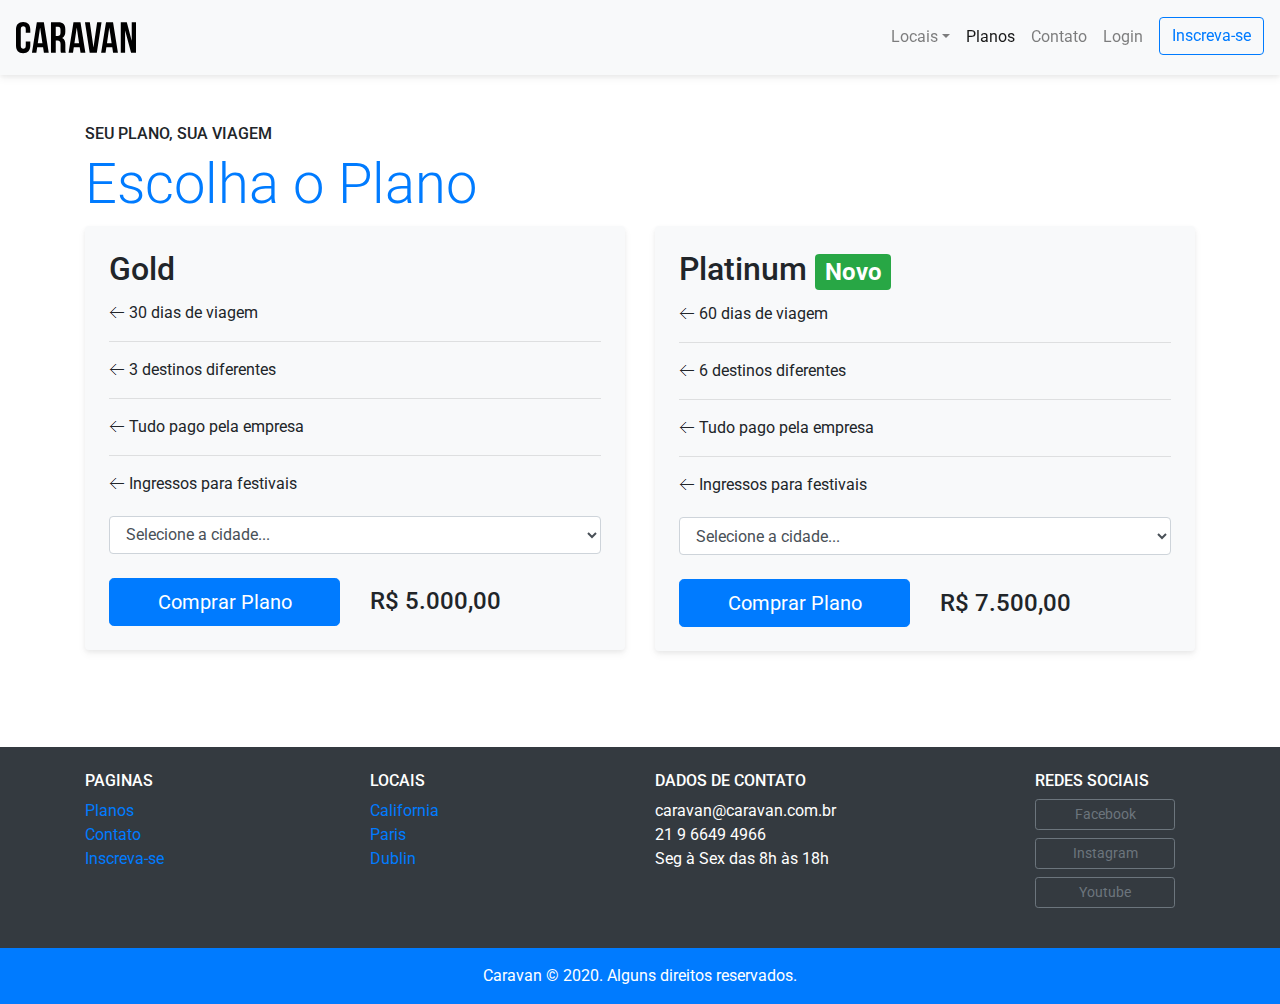
<file: planos.html>
<!DOCTYPE html>
<html lang="pt-br">

<head>
  <title>Caravan | PLANOS</title>

  <!-- Required meta tags -->
  <meta charset="utf-8" />
  <meta name="viewport" content="width=device-width, initial-scale=1, shrink-to-fit=no" />

  <!-- Bootstrap CSS -->
  <link rel="stylesheet" href="/assets/bootstrap/css/bootstrap.min.css" />
  <link rel="stylesheet" href="/css/custom.css" />
  <link href="https://fonts.googleapis.com/css2?family=Roboto:wght@400;500;700&display=swap" rel="stylesheet" />
</head>

<body>
  <nav class="navbar navbar-expand-md py-3 box-shadow navbar-light bg-light fixed-top">
    <a href="index.html" class="navbar-brand">
      <img src="/img/caravan.svg" alt="" />
    </a>
    <button class="navbar-toggler" type="button" data-toggle="collapse" data-target="#conteudoNavbarSuportado"
      aria-controls="conteudoNavbarSuportado" aria-expanded="false" aria-label="Alterna navegação">
      <span class="navbar-toggler-icon"></span>
    </button>

    <div class="collapse navbar-collapse" id="conteudoNavbarSuportado">
      <ul class="navbar-nav ml-auto">
        <li class="nav-item dropdown">
          <a class="nav-link dropdown-toggle" href="#" type="button" id="dropdownMenuButton"
            data-toggle="dropdown" aria-haspopup="true" aria-expanded="false">Locais</a>
          <div class="dropdown-menu" aria-labelledby="dropdownMenuButton">
            <a href="local.html" class="dropdown-item">California</a>
            <a href="local.html" class="dropdown-item">Paris</a>
            <a href="local.html" class="dropdown-item">Dublin</a>
          </div>
        </li>
        <li class="nav-item">
          <a class="nav-link active" href="planos.html">Planos</a>
        </li>
        <li class="nav-item">
          <a class="nav-link" href="contato.html">Contato</a>
        </li>
        <li class="nav-item">
          <a class="nav-link" href="login.html" data-toggle="modal" data-target="#modalLogin">Login</a>
        </li>
        <li class="nav-item">
          <a class="btn btn-outline-primary ml-md-2" href="inscricao.html">
            Inscreva-se
          </a>
        </li>
      </ul>
    </div>
  </nav>

  <!-- Modal -->
  <div class="modal fade" id="modalLogin" tabindex="-1" role="dialog" aria-labelledby="modalLabelLogin"
    aria-hidden="true">
    <div class="modal-dialog" role="document">
      <div class="modal-content">
        <div class="modal-header">
          <h2 class="modal-title h5" id="modalLogin">Entre na sua conta</h2>
          <button type="button" class="close" data-dismiss="modal" aria-label="Fechar">
            <span aria-hidden="true">&times;</span>
          </button>
        </div>
        <div class="modal-body">
          <form>
            <div class="form-group">
              <label for="loginEmail">E-mail</label>
              <input type="email" class="form-control" id="loginEmail">
            </div>
            <div class="form-group">
              <label for="loginSenha">Senha</label>
              <input type="password" class="form-control" id="loginSenha">
            </div>
            <button type="submit" class="btn btn-primary">Entrar na conta</button>
            <small class="form-text text-muted">Esqueceu a senha? <a href="#">Clique aqui</a></small>
          </form>
        </div>
      </div>
    </div>
  </div>
  <!-- Fim Modal -->

  <section class=" container sec-02">
    <div class="text-left my-5">
      <span class="h6 d-block">SEU PLANO, SUA VIAGEM</span>
      <h1 class="display-4 text-primary">Escolha o Plano</h1>
      <div class="row ">
        <div class="col-md mb-5">
          <div class="bg-light rounded p-4 box-shadow">
            <h2>Gold</h2>
            <ul class="list-unstyled py-1">
              <li data-toggle="tooltip" data-placement="top" title="Sim! 30 dias totais :D">🡠 30 dias de viagem</li>
              <hr>
              <li>🡠 3 destinos diferentes</li>
              <hr>
              <li>🡠 Tudo pago pela empresa</li>
              <hr>
              <li>🡠 Ingressos para festivais</li>
            </ul>
            <form>
            <div class="form-group">
              <select class="form-control" id="inputCidades">
                <option>Selecione a cidade...</option>
                <option>Dublin</option>
                <option>California</option>
                <option>Paris</option>
              </select>
            </div>
          </form>
            <div class="row mt-4 align-items-center">
              <div class="col">
                <a href="inscricao.html" class="btn btn-lg btn-primary btn-block">Comprar Plano</a>
              </div>
              <div class="col">
                <span class="h4">
                  R$ 5.000,00
                </span>
              </div>
            </div>
          </div>
        </div>
        <div class="col-md mb-5">
          <div class="bg-light rounded p-4 box-shadow">
            <h2>Platinum <span class="badge badge-success">Novo</span></h2>
            <ul class="list-unstyled py-1">
              <li>🡠 60 dias de viagem</li>
              <hr>
              <li>🡠 6 destinos diferentes</li>
              <hr>
              <li>🡠 Tudo pago pela empresa</li>
              <hr>
              <li>🡠 Ingressos para festivais</li>
            </ul>
            <form>
            <div class="form-group">
              <select class="form-control" id="inputCidades">
                <option>Selecione a cidade...</option>
                <option>Dublin</option>
                <option>California</option>
                <option>Paris</option>
              </select>
            </div>
          </form>
            <div class="row mt-4 align-items-center">
              <div class="col">
                <a href="inscricao.html" class="btn btn-lg btn-primary btn-block">Comprar Plano</a>
              </div>
              <div class="col">
                <span class="h4">
                  R$ 7.500,00
                </span>
              </div>
            </div>
          </div>
        </div>
      </div>
  </section>


  <footer class="bg-dark text-white mt-5">
    <div class="container py-4">
      <div class="row">
        <div class="col-md-3 col-6">
          <h4 class="h6">PAGINAS</h4>
          <ul class="list-unstyled">
            <li><a href="">Planos</a></li>
            <li><a href="">Contato</a></li>
            <li><a href="">Inscreva-se</a></li>
          </ul>
        </div>
        <div class="col-md-3 col-6">
          <h4 class="h6">LOCAIS</h4>
          <ul class="list-unstyled">
            <li><a href="">California</a></li>
            <li><a href="">Paris</a></li>
            <li><a href="">Dublin</a></li>
          </ul>
        </div>
        <div class="col-md-4">
          <h4 class="h6">DADOS DE CONTATO</h4>
          <ul class="list-unstyled">
            <li>caravan@caravan.com.br</li>
            <li>21 9 6649 4966</li>
            <li>Seg à Sex das 8h às 18h</li>
          </ul>
        </div>
        <div class="col-md-2">
          <h4 class="h6">REDES SOCIAIS</h4>
          <ul class="list-unstyled">
            <li><a class="btn btn-sm btn-outline-secondary btn-block mb-2" style="max-width: 140px;"
                href="#">Facebook</a></li>
            <li><a class="btn btn-sm btn-outline-secondary btn-block mb-2" style="max-width: 140px;"
                href="#">Instagram</a></li>
            <li><a class="btn btn-sm btn-outline-secondary btn-block mb-2" style="max-width: 140px;"
                href="#">Youtube</a></li>
          </ul>
        </div>
      </div>
    </div>
    <div class="bg-primary text-center py-3">
      <p class="mb-0">Caravan © 2020. Alguns direitos reservados.</p>
    </div>
  </footer>

  <!-- Optional JavaScript -->
  <!-- jQuery first, then Popper.js, then Bootstrap JS -->
  <script src="/assets/jquery/jquery.min.js"></script>
  <script src="/assets/popper/popper.min.js"></script>
  <script src="/assets/bootstrap/js/bootstrap.min.js"></script>
</body>

</html>
</file>
<file: css/custom.css>
body {
  padding-top: 76px;
  font-family: 'Roboto', sans-serif;
}

.box-shadow {
  -webkit-box-shadow: 0 2px 4px 0 rgba(0, 0, 0, 0.05), 0 4px 8px 0 rgba(0, 0, 0, 0.05);
          box-shadow: 0 2px 4px 0 rgba(0, 0, 0, 0.05), 0 4px 8px 0 rgba(0, 0, 0, 0.05);
}

.icon {
  height: 100px;
}

#quote {
  background: url("/img/bg-quote.jpg");
  background-size: cover;
  background-position: center center;
}

.home-quote {
  font-size: 2.5rem;
}

@media (max-width: 768px) {
  body {
    padding-top: 0;
  }
  .fixed-top {
    position: relative !important;
  }
}
/*# sourceMappingURL=custom.css.map */
</file>
